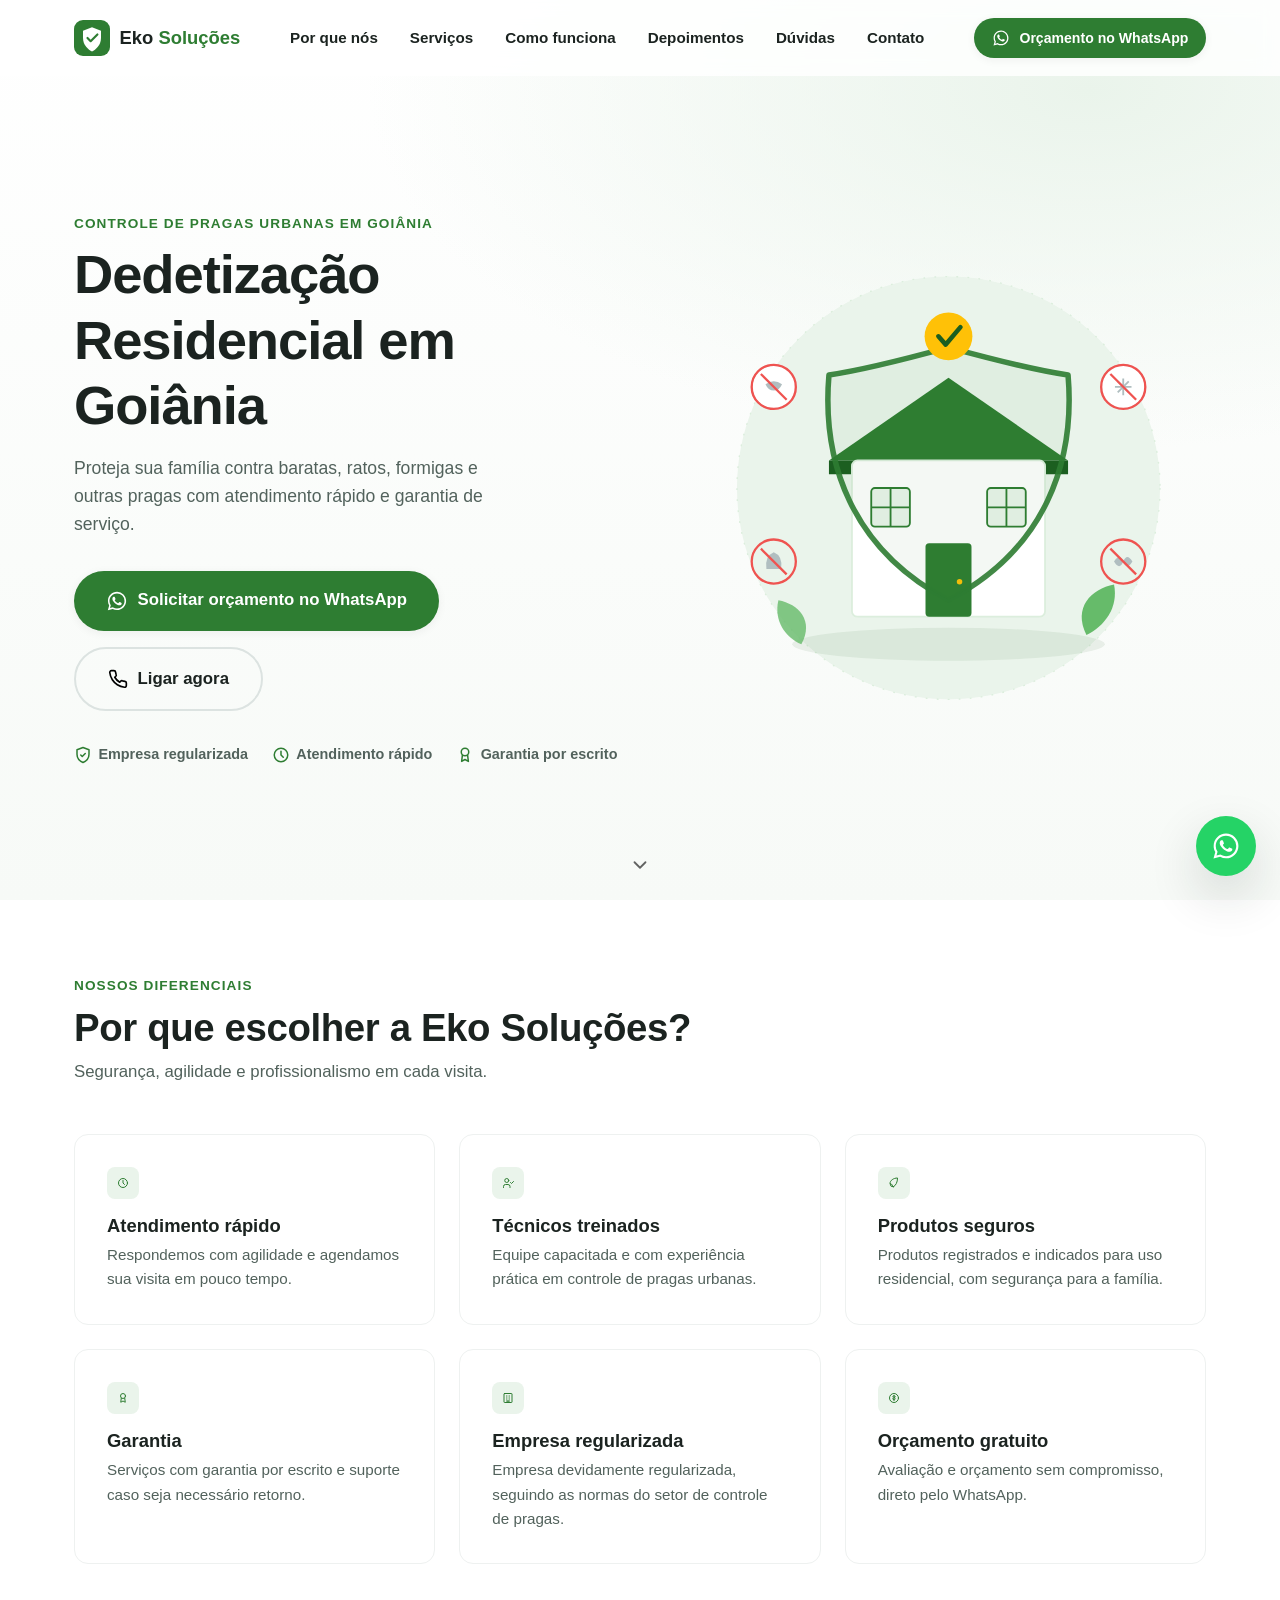
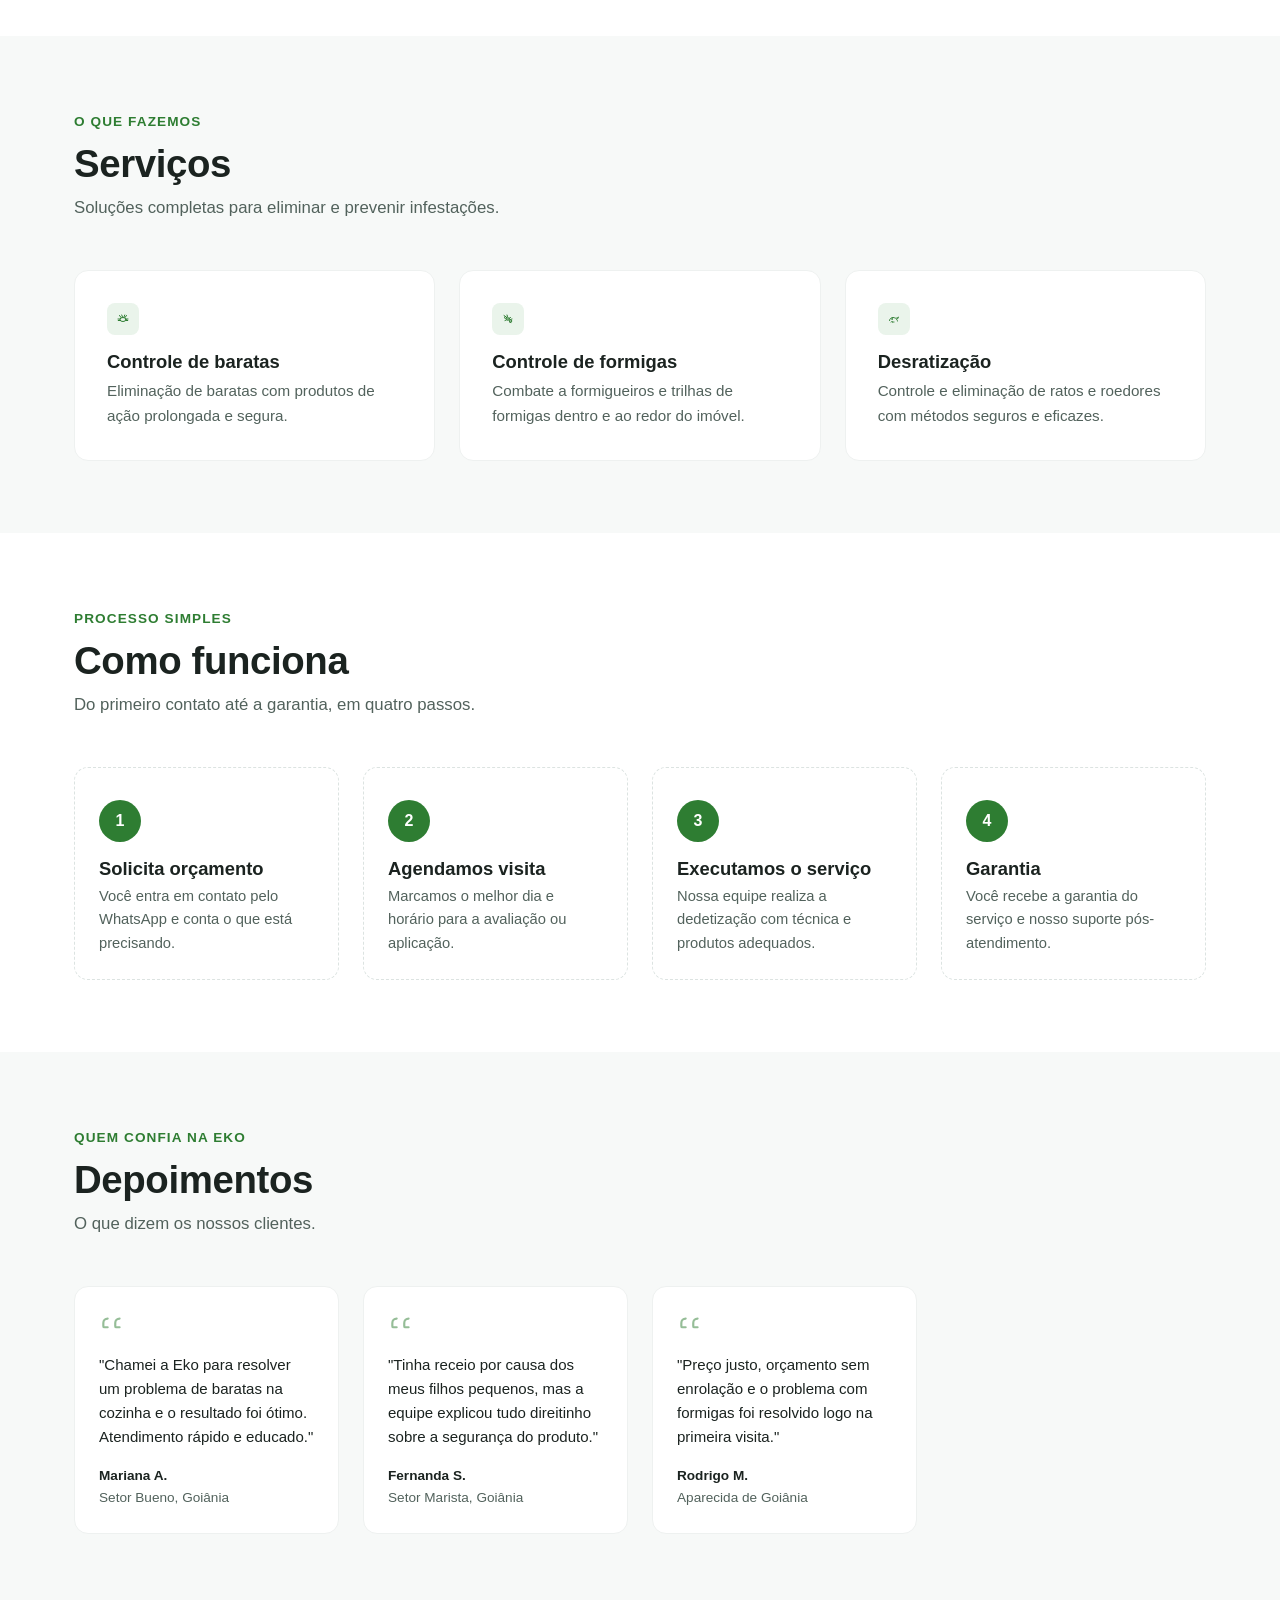
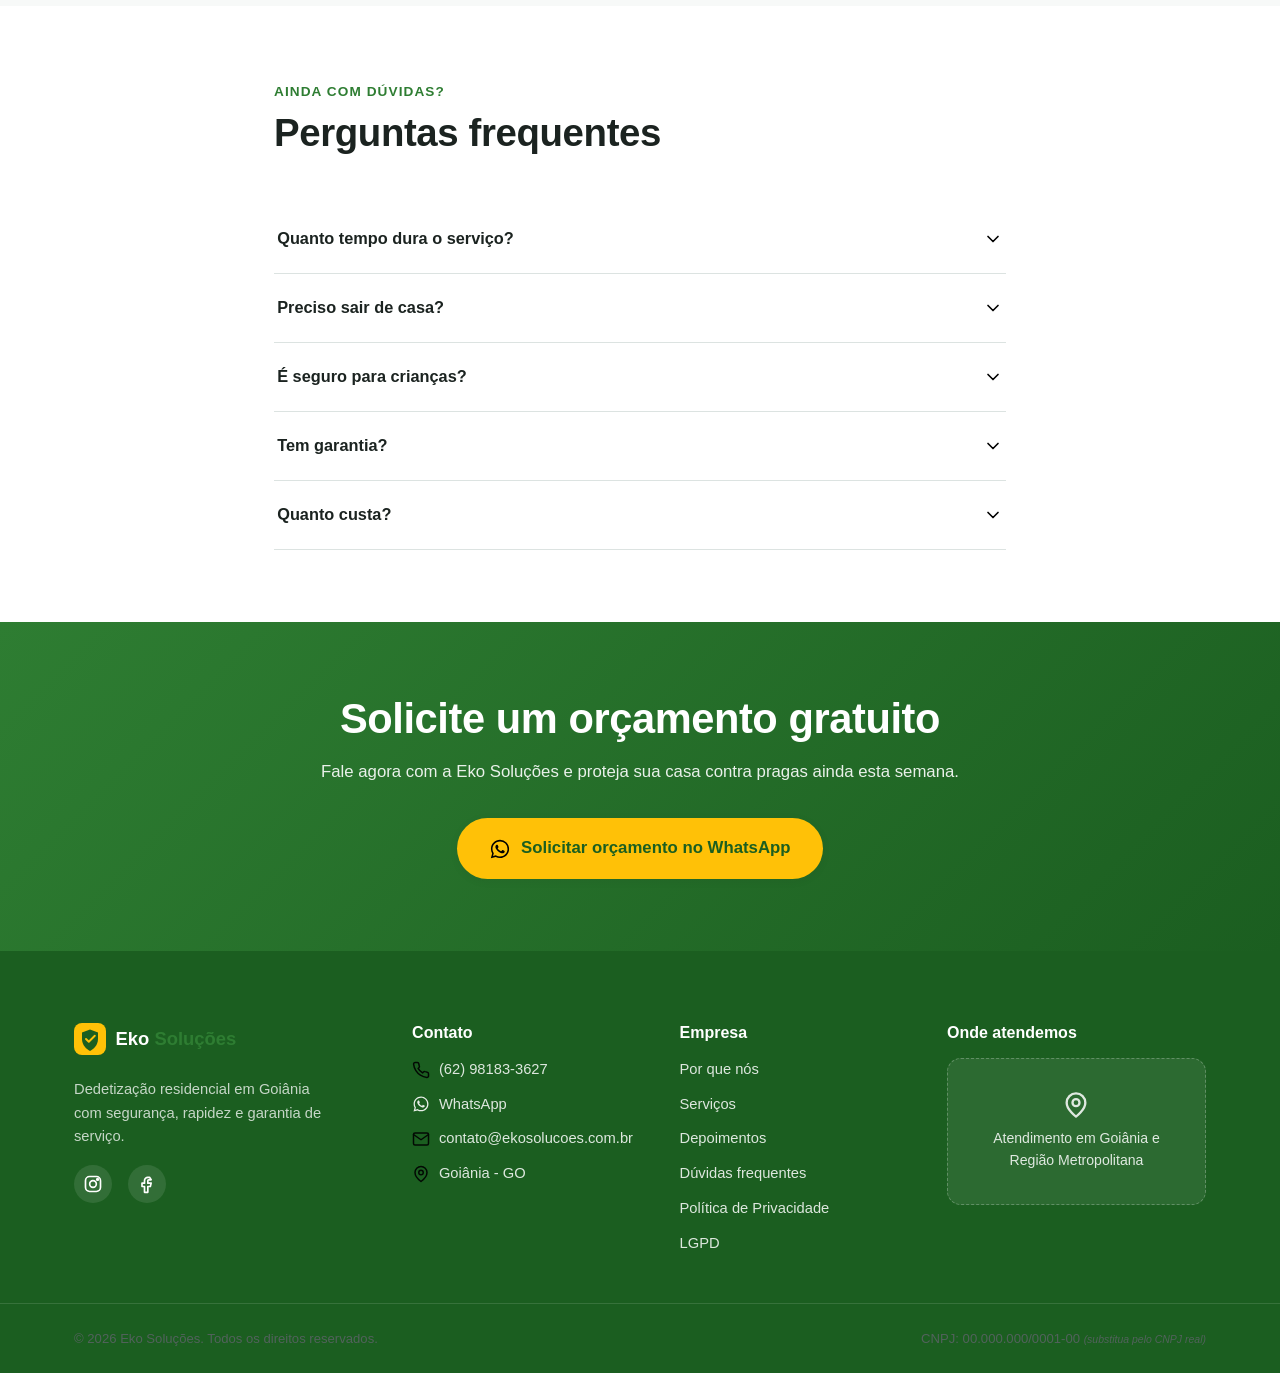
<file: index.html>
<!DOCTYPE html>
<html lang="pt-BR">
<head>
  <!-- ============================================================
       CONFIGURAÇÃO BÁSICA DO DOCUMENTO
  ============================================================= -->
  <meta charset="UTF-8">
  <meta name="viewport" content="width=device-width, initial-scale=1, viewport-fit=cover">

  <!-- ============================================================
       SEO — TÍTULO, DESCRIÇÃO E PALAVRAS-CHAVE
       Edite estes valores caso mude o foco geográfico ou de serviço.
  ============================================================= -->
  <title>Dedetização Residencial em Goiânia | Eko Soluções</title>
  <meta name="description" content="Dedetização residencial em Goiânia com atendimento rápido e garantia de serviço. Eliminamos baratas, cupins, ratos, formigas e escorpiões. Orçamento gratuito pelo WhatsApp.">
  <meta name="keywords" content="dedetização goiânia, dedetizadora goiânia, controle de pragas, descupinização, desratização, controle de formigas, controle de baratas, controle de escorpiões, dedetização residencial">
  <meta name="author" content="Eko Soluções">
  <meta name="robots" content="index, follow">
  <link rel="canonical" href="https://ekosolucoes.com.br/">

  <!-- ============================================================
       OPEN GRAPH (compartilhamento no Facebook, WhatsApp, LinkedIn)
  ============================================================= -->
  <meta property="og:type" content="website">
  <meta property="og:site_name" content="Eko Soluções">
  <meta property="og:locale" content="pt_BR">
  <meta property="og:title" content="Dedetização Residencial em Goiânia | Eko Soluções">
  <meta property="og:description" content="Proteja sua família contra baratas, ratos, formigas e outras pragas com atendimento rápido e garantia de serviço.">
  <meta property="og:url" content="https://ekosolucoes.com.br/">
  <meta property="og:image" content="https://ekosolucoes.com.br/images/og-image.png">
  <meta property="og:image:width" content="1200">
  <meta property="og:image:height" content="630">
  <meta property="og:image:alt" content="Eko Soluções — Dedetização residencial em Goiânia">

  <!-- ============================================================
       TWITTER CARDS
  ============================================================= -->
  <meta name="twitter:card" content="summary_large_image">
  <meta name="twitter:title" content="Dedetização Residencial em Goiânia | Eko Soluções">
  <meta name="twitter:description" content="Proteja sua família contra baratas, ratos, formigas e outras pragas com atendimento rápido e garantia de serviço.">
  <meta name="twitter:image" content="https://ekosolucoes.com.br/images/twitter-card.png">

  <!-- ============================================================
       FAVICON / ÍCONES DE APP
  ============================================================= -->
  <link rel="icon" href="/favicon.ico" sizes="any">
  <link rel="icon" type="image/png" sizes="32x32" href="images/favicon-32.png">
  <link rel="icon" type="image/png" sizes="16x16" href="images/favicon-16.png">
  <link rel="icon" type="image/png" sizes="192x192" href="images/favicon-192.png">
  <link rel="apple-touch-icon" sizes="180x180" href="images/apple-touch-icon.png">
  <link rel="manifest" href="manifest.json">
  <meta name="theme-color" content="#2E7D32">

  <!-- ============================================================
       CSS — arquivo único, carregado no head (pequeno e otimizado,
       não bloqueia a renderização de forma perceptível pois é leve
       e não possui @import nem fontes externas).
  ============================================================= -->
  <link rel="stylesheet" href="style.css">

  <!-- ============================================================
       DADOS ESTRUTURADOS (SCHEMA.ORG) — LocalBusiness
       Atualize telefone, endereço e redes sociais com os dados reais
       da empresa antes de publicar em produção.
  ============================================================= -->
  <script type="application/ld+json">
  {
    "@context": "https://schema.org",
    "@type": "LocalBusiness",
    "@id": "https://ekosolucoes.com.br/#organization",
    "name": "Eko Soluções",
    "image": "https://ekosolucoes.com.br/images/og-image.png",
    "url": "https://ekosolucoes.com.br/",
    "telephone": "+5562981833627",
    "priceRange": "$$",
    "description": "Empresa de dedetização residencial em Goiânia. Controle de baratas, ratos, formigas e escorpiões com técnicos treinados, produtos seguros e garantia de serviço.",
    "address": {
      "@type": "PostalAddress",
      "addressLocality": "Goiânia",
      "addressRegion": "GO",
      "addressCountry": "BR"
    },
    "geo": {
      "@type": "GeoCoordinates",
      "latitude": -16.6869,
      "longitude": -49.2648
    },
    "areaServed": {
      "@type": "City",
      "name": "Goiânia"
    },
    "openingHoursSpecification": [
      {
        "@type": "OpeningHoursSpecification",
        "dayOfWeek": ["Monday","Tuesday","Wednesday","Thursday","Friday"],
        "opens": "08:00",
        "closes": "18:00"
      },
      {
        "@type": "OpeningHoursSpecification",
        "dayOfWeek": ["Saturday"],
        "opens": "08:00",
        "closes": "13:00"
      }
    ],
    "sameAs": [
      "https://www.instagram.com/ekosolucoes",
      "https://www.facebook.com/ekosolucoes"
    ]
  }
  </script>

  <!-- FAQPage schema — reforça a seção de Perguntas Frequentes nos resultados de busca -->
  <script type="application/ld+json">
  {
    "@context": "https://schema.org",
    "@type": "FAQPage",
    "mainEntity": [
      {
        "@type": "Question",
        "name": "Quanto tempo dura o serviço de dedetização?",
        "acceptedAnswer": { "@type": "Answer", "text": "Em geral, uma dedetização residencial completa dura entre 40 minutos e 2 horas, dependendo do tamanho do imóvel e do tipo de praga tratada." }
      },
      {
        "@type": "Question",
        "name": "Preciso sair de casa durante a aplicação?",
        "acceptedAnswer": { "@type": "Answer", "text": "Recomendamos deixar o ambiente ventilando por algumas horas após a aplicação. Nossa equipe orienta o tempo exato conforme o produto utilizado em cada caso." }
      },
      {
        "@type": "Question",
        "name": "É seguro para crianças e animais de estimação?",
        "acceptedAnswer": { "@type": "Answer", "text": "Sim. Utilizamos produtos registrados e aprovados para uso residencial, seguindo todas as normas de segurança. Orientamos o tempo de reentrada de crianças e pets no ambiente." }
      },
      {
        "@type": "Question",
        "name": "O serviço tem garantia?",
        "acceptedAnswer": { "@type": "Answer", "text": "Sim, todos os nossos serviços possuem garantia por escrito, com prazo que varia de acordo com o tipo de praga e serviço contratado." }
      },
      {
        "@type": "Question",
        "name": "Quanto custa a dedetização?",
        "acceptedAnswer": { "@type": "Answer", "text": "O valor varia conforme o tamanho do imóvel, o tipo de praga e a complexidade do serviço. Fazemos uma avaliação gratuita e enviamos um orçamento sem compromisso." }
      }
    ]
  }
  </script>
</head>

<body>

  <!-- ============================================================
       ACESSIBILIDADE: link para pular direto ao conteúdo principal,
       útil para quem navega via teclado ou leitor de tela.
  ============================================================= -->
  <a class="skip-link" href="#conteudo-principal">Pular para o conteúdo principal</a>

  <!-- ============================================================
       CABEÇALHO FIXO
  ============================================================= -->
  <header class="header" id="header">
    <div class="container header__inner">
      <a href="#topo" class="logo" aria-label="Eko Soluções — página inicial">
        <svg class="logo__mark" viewBox="0 0 40 40" width="36" height="36" aria-hidden="true">
          <rect width="40" height="40" rx="10" fill="#2E7D32"/>
          <path d="M20 8 30 12v8c0 8-6 13-10 15-4-2-10-7-10-15v-8l10-4Z" fill="#FFFFFF"/>
          <path d="m15 20 3.5 3.5L26 16" fill="none" stroke="#2E7D32" stroke-width="2.4" stroke-linecap="round" stroke-linejoin="round"/>
        </svg>
        <span class="logo__text">Eko <strong>Soluções</strong></span>
      </a>

      <!-- Navegação principal (desktop) -->
      <nav class="nav" id="mainNav" aria-label="Navegação principal">
        <ul class="nav__list">
          <li><a href="#por-que-nos">Por que nós</a></li>
          <li><a href="#servicos">Serviços</a></li>
          <li><a href="#como-funciona">Como funciona</a></li>
          <li><a href="#depoimentos">Depoimentos</a></li>
          <li><a href="#faq">Dúvidas</a></li>
          <li><a href="#contato">Contato</a></li>
        </ul>
      </nav>

      <div class="header__actions">
        <a href="#" class="btn btn--primary btn--sm js-whatsapp-link" data-wa-message="Olá! Vim pelo site e gostaria de solicitar um orçamento.">
          <img src="icons/whatsapp.svg" alt="" width="18" height="18" loading="lazy">
          <span>Orçamento no WhatsApp</span>
        </a>

        <!-- Botão do menu mobile (hambúrguer) -->
        <button class="menu-toggle" id="menuToggle" aria-expanded="false" aria-controls="mobileMenu" aria-label="Abrir menu de navegação">
          <img src="icons/menu.svg" alt="" width="26" height="26" class="menu-toggle__icon-open">
        </button>
      </div>
    </div>

    <!-- Menu mobile (painel deslizante) -->
    <div class="mobile-menu" id="mobileMenu" aria-hidden="true">
      <ul class="mobile-menu__list">
        <li><a href="#por-que-nos">Por que nós</a></li>
        <li><a href="#servicos">Serviços</a></li>
        <li><a href="#como-funciona">Como funciona</a></li>
        <li><a href="#depoimentos">Depoimentos</a></li>
        <li><a href="#faq">Dúvidas frequentes</a></li>
        <li><a href="#contato">Contato</a></li>
      </ul>
      <a href="#" class="btn btn--primary btn--block js-whatsapp-link" data-wa-message="Olá! Vim pelo site e gostaria de solicitar um orçamento.">
        <img src="icons/whatsapp.svg" alt="" width="18" height="18" loading="lazy">
        <span>Falar no WhatsApp</span>
      </a>
    </div>
  </header>

  <main id="conteudo-principal">

    <!-- ============================================================
         HERO — ocupa a tela inteira (100dvh)
    ============================================================= -->
    <section class="hero" id="topo">
      <div class="hero__bg" aria-hidden="true"></div>
      <div class="container hero__inner">
        <div class="hero__content">
          <p class="eyebrow">Controle de pragas urbanas em Goiânia</p>
          <h1 class="hero__title">Dedetização Residencial em Goiânia</h1>
          <p class="hero__subtitle">
            Proteja sua família contra baratas, ratos, formigas e outras pragas
            com atendimento rápido e garantia de serviço.
          </p>

          <div class="hero__actions">
            <a href="#" class="btn btn--primary btn--lg js-whatsapp-link" data-wa-message="Olá! Gostaria de solicitar um orçamento de dedetização.">
              <img src="icons/whatsapp.svg" alt="" width="22" height="22">
              <span>Solicitar orçamento no WhatsApp</span>
            </a>
            <a href="#" class="btn btn--outline btn--lg js-phone-link">
              <img src="icons/phone.svg" alt="" width="20" height="20">
              <span>Ligar agora</span>
            </a>
          </div>

          <ul class="hero__trust" aria-label="Diferenciais rápidos">
            <li><img src="icons/shield-check.svg" alt="" width="18" height="18">Empresa regularizada</li>
            <li><img src="icons/clock-fast.svg" alt="" width="18" height="18">Atendimento rápido</li>
            <li><img src="icons/certificate.svg" alt="" width="18" height="18">Garantia por escrito</li>
          </ul>
        </div>

        <div class="hero__media">
          <!-- Imagem acima da dobra: carregada sem lazy loading e com alta prioridade,
               pois impacta diretamente o LCP (Largest Contentful Paint). -->
          <img
            src="images/hero-illustration.svg"
            alt="Ilustração de uma casa protegida por um escudo verde, simbolizando a proteção contra pragas oferecida pela Eko Soluções"
            width="560" height="520"
            fetchpriority="high"
            decoding="async">
        </div>
      </div>

      <a href="#por-que-nos" class="hero__scroll-cue" aria-label="Rolar para a próxima seção">
        <img src="icons/chevron-down.svg" alt="" width="22" height="22">
      </a>
    </section>

    <!-- ============================================================
         POR QUE ESCOLHER A EKO SOLUÇÕES
    ============================================================= -->
    <section class="section" id="por-que-nos">
      <div class="container">
        <header class="section__head reveal">
          <p class="eyebrow">Nossos diferenciais</p>
          <h2>Por que escolher a Eko Soluções?</h2>
          <p class="section__lead">Segurança, agilidade e profissionalismo em cada visita.</p>
        </header>

        <div class="grid grid--3">
          <div class="card reveal">
            <img src="icons/clock-fast.svg" alt="" width="32" height="32" class="card__icon">
            <h3>Atendimento rápido</h3>
            <p>Respondemos com agilidade e agendamos sua visita em pouco tempo.</p>
          </div>
          <div class="card reveal">
            <img src="icons/user-check.svg" alt="" width="32" height="32" class="card__icon">
            <h3>Técnicos treinados</h3>
            <p>Equipe capacitada e com experiência prática em controle de pragas urbanas.</p>
          </div>
          <div class="card reveal">
            <img src="icons/leaf.svg" alt="" width="32" height="32" class="card__icon">
            <h3>Produtos seguros</h3>
            <p>Produtos registrados e indicados para uso residencial, com segurança para a família.</p>
          </div>
          <div class="card reveal">
            <img src="icons/certificate.svg" alt="" width="32" height="32" class="card__icon">
            <h3>Garantia</h3>
            <p>Serviços com garantia por escrito e suporte caso seja necessário retorno.</p>
          </div>
          <div class="card reveal">
            <img src="icons/building.svg" alt="" width="32" height="32" class="card__icon">
            <h3>Empresa regularizada</h3>
            <p>Empresa devidamente regularizada, seguindo as normas do setor de controle de pragas.</p>
          </div>
          <div class="card reveal">
            <img src="icons/coin.svg" alt="" width="32" height="32" class="card__icon">
            <h3>Orçamento gratuito</h3>
            <p>Avaliação e orçamento sem compromisso, direto pelo WhatsApp.</p>
          </div>
        </div>
      </div>
    </section>

    <!-- ============================================================
         SERVIÇOS
    ============================================================= -->
    <section class="section section--alt" id="servicos">
      <div class="container">
        <header class="section__head reveal">
          <p class="eyebrow">O que fazemos</p>
          <h2>Serviços</h2>
          <p class="section__lead">Soluções completas para eliminar e prevenir infestações.</p>
        </header>

        <div class="grid grid--3">
         <!-- <div class="card reveal">
            <img src="icons/house.svg" alt="" width="32" height="32" class="card__icon">
            <h3>Dedetização residencial</h3>
            <p>Tratamento completo contra insetos e pragas urbanas em casas e apartamentos.</p>
          </div>-->
          <div class="card reveal">
            <img src="icons/cockroach.svg" alt="" width="32" height="32" class="card__icon">
            <h3>Controle de baratas</h3>
            <p>Eliminação de baratas com produtos de ação prolongada e segura.</p>
          </div>
        <!--  <div class="card reveal">
            <img src="icons/termite.svg" alt="" width="32" height="32" class="card__icon">
            <h3>Descupinização</h3>
            <p>Eliminação de cupins e proteção de estruturas de madeira contra novas infestações.</p>
          </div>-->
          <div class="card reveal">
            <img src="icons/ant.svg" alt="" width="32" height="32" class="card__icon">
            <h3>Controle de formigas</h3>
            <p>Combate a formigueiros e trilhas de formigas dentro e ao redor do imóvel.</p>
          </div>
          <div class="card reveal">
            <img src="icons/rat.svg" alt="" width="32" height="32" class="card__icon">
            <h3>Desratização</h3>
            <p>Controle e eliminação de ratos e roedores com métodos seguros e eficazes.</p>
          </div>
          
          <!--<div class="card reveal">
            <img src="icons/scorpion.svg" alt="" width="32" height="32" class="card__icon">
            <h3>Controle de escorpiões</h3>
            <p>Identificação de pontos de entrada e tratamento para afastar escorpiões do imóvel.</p>
          </div>-->
        </div>
      </div>
    </section>

    <!-- ============================================================
         COMO FUNCIONA
    ============================================================= -->
    <section class="section" id="como-funciona">
      <div class="container">
        <header class="section__head reveal">
          <p class="eyebrow">Processo simples</p>
          <h2>Como funciona</h2>
          <p class="section__lead">Do primeiro contato até a garantia, em quatro passos.</p>
        </header>

        <ol class="steps">
          <li class="steps__item reveal">
            <span class="steps__number">1</span>
            <h3>Solicita orçamento</h3>
            <p>Você entra em contato pelo WhatsApp e conta o que está precisando.</p>
          </li>
          <li class="steps__item reveal">
            <span class="steps__number">2</span>
            <h3>Agendamos visita</h3>
            <p>Marcamos o melhor dia e horário para a avaliação ou aplicação.</p>
          </li>
          <li class="steps__item reveal">
            <span class="steps__number">3</span>
            <h3>Executamos o serviço</h3>
            <p>Nossa equipe realiza a dedetização com técnica e produtos adequados.</p>
          </li>
          <li class="steps__item reveal">
            <span class="steps__number">4</span>
            <h3>Garantia</h3>
            <p>Você recebe a garantia do serviço e nosso suporte pós-atendimento.</p>
          </li>
        </ol>
      </div>
    </section>

    <!-- ============================================================
         DEPOIMENTOS
    ============================================================= -->
    <section class="section section--alt" id="depoimentos">
      <div class="container">
        <header class="section__head reveal">
          <p class="eyebrow">Quem confia na Eko</p>
          <h2>Depoimentos</h2>
          <p class="section__lead">O que dizem os nossos clientes.</p>
        </header>

        <!--
          ATENÇÃO — DEPOIMENTOS FICTÍCIOS:
          Os quatro depoimentos abaixo são apenas EXEMPLOS para fins de layout.
          Substitua pelos depoimentos reais dos seus clientes antes de publicar,
          preferencialmente com autorização por escrito para uso do nome/foto.
        -->
        <div class="grid grid--4">
          <blockquote class="testimonial reveal">
            <img src="icons/quote.svg" alt="" width="26" height="26" class="testimonial__icon">
            <p>"Chamei a Eko para resolver um problema de baratas na cozinha e o resultado foi ótimo. Atendimento rápido e educado."</p>
            <footer>
              <span class="testimonial__name">Mariana A. <span class="ficticio"></span></span>
              <span class="testimonial__place">Setor Bueno, Goiânia</span>
            </footer>
          </blockquote>
          <!--<blockquote class="testimonial reveal">
            <img src="icons/quote.svg" alt="" width="26" height="26" class="testimonial__icon">
            <p>"Fizeram a descupinização da minha casa e até hoje não voltou a aparecer nenhum cupim. Recomendo o serviço."</p>
            <footer>
              <span class="testimonial__name">Carlos R. <span class="ficticio"></span></span>
              <span class="testimonial__place">Jardim América, Goiânia</span>
            </footer>
          </blockquote>-->
          <blockquote class="testimonial reveal">
            <img src="icons/quote.svg" alt="" width="26" height="26" class="testimonial__icon">
            <p>"Tinha receio por causa dos meus filhos pequenos, mas a equipe explicou tudo direitinho sobre a segurança do produto."</p>
            <footer>
              <span class="testimonial__name">Fernanda S. <span class="ficticio"></span></span>
              <span class="testimonial__place">Setor Marista, Goiânia</span>
            </footer>
          </blockquote>
          <blockquote class="testimonial reveal">
            <img src="icons/quote.svg" alt="" width="26" height="26" class="testimonial__icon">
            <p>"Preço justo, orçamento sem enrolação e o problema com formigas foi resolvido logo na primeira visita."</p>
            <footer>
              <span class="testimonial__name">Rodrigo M. <span class="ficticio"></span></span>
              <span class="testimonial__place">Aparecida de Goiânia</span>
            </footer>
          </blockquote>
        </div>
      </div>
    </section>

    <!-- ============================================================
         FAQ (ACCORDION)
    ============================================================= -->
    <section class="section" id="faq">
      <div class="container container--narrow">
        <header class="section__head reveal">
          <p class="eyebrow">Ainda com dúvidas?</p>
          <h2>Perguntas frequentes</h2>
        </header>

        <div class="accordion reveal">
          <div class="accordion__item">
            <h3 class="accordion__heading">
              <button class="accordion__trigger" aria-expanded="false" aria-controls="faq-1" id="faq-1-btn">
                Quanto tempo dura o serviço?
                <img src="icons/chevron-down.svg" alt="" width="20" height="20" class="accordion__chevron">
              </button>
            </h3>
            <div class="accordion__panel" id="faq-1" role="region" aria-labelledby="faq-1-btn">
              <p>Em geral, uma dedetização residencial completa dura entre 40 minutos e 2 horas, dependendo do tamanho do imóvel e do tipo de praga tratada.</p>
            </div>
          </div>

          <div class="accordion__item">
            <h3 class="accordion__heading">
              <button class="accordion__trigger" aria-expanded="false" aria-controls="faq-2" id="faq-2-btn">
                Preciso sair de casa?
                <img src="icons/chevron-down.svg" alt="" width="20" height="20" class="accordion__chevron">
              </button>
            </h3>
            <div class="accordion__panel" id="faq-2" role="region" aria-labelledby="faq-2-btn">
              <p>Recomendamos deixar o ambiente ventilando por algumas horas após a aplicação. Nossa equipe orienta o tempo exato conforme o produto utilizado em cada caso.</p>
            </div>
          </div>

          <div class="accordion__item">
            <h3 class="accordion__heading">
              <button class="accordion__trigger" aria-expanded="false" aria-controls="faq-3" id="faq-3-btn">
                É seguro para crianças?
                <img src="icons/chevron-down.svg" alt="" width="20" height="20" class="accordion__chevron">
              </button>
            </h3>
            <div class="accordion__panel" id="faq-3" role="region" aria-labelledby="faq-3-btn">
              <p>Sim. Utilizamos produtos registrados e aprovados para uso residencial, seguindo todas as normas de segurança. Orientamos o tempo de reentrada de crianças e pets no ambiente.</p>
            </div>
          </div>

          <div class="accordion__item">
            <h3 class="accordion__heading">
              <button class="accordion__trigger" aria-expanded="false" aria-controls="faq-4" id="faq-4-btn">
                Tem garantia?
                <img src="icons/chevron-down.svg" alt="" width="20" height="20" class="accordion__chevron">
              </button>
            </h3>
            <div class="accordion__panel" id="faq-4" role="region" aria-labelledby="faq-4-btn">
              <p>Sim, todos os nossos serviços possuem garantia por escrito, com prazo que varia de acordo com o tipo de praga e serviço contratado.</p>
            </div>
          </div>

          <div class="accordion__item">
            <h3 class="accordion__heading">
              <button class="accordion__trigger" aria-expanded="false" aria-controls="faq-5" id="faq-5-btn">
                Quanto custa?
                <img src="icons/chevron-down.svg" alt="" width="20" height="20" class="accordion__chevron">
              </button>
            </h3>
            <div class="accordion__panel" id="faq-5" role="region" aria-labelledby="faq-5-btn">
              <p>O valor varia conforme o tamanho do imóvel, o tipo de praga e a complexidade do serviço. Fazemos uma avaliação gratuita e enviamos um orçamento sem compromisso.</p>
            </div>
          </div>
        </div>
      </div>
    </section>

    <!-- ============================================================
         CTA FINAL
    ============================================================= -->
    <section class="cta-final">
      <div class="container cta-final__inner reveal">
        <h2>Solicite um orçamento gratuito</h2>
        <p>Fale agora com a Eko Soluções e proteja sua casa contra pragas ainda esta semana.</p>
        <a href="#" class="btn btn--yellow btn--lg js-whatsapp-link" data-wa-message="Olá! Quero solicitar um orçamento gratuito de dedetização.">
          <img src="icons/whatsapp.svg" alt="" width="22" height="22" class="whatsapp-icon-dark">
          <span>Solicitar orçamento no WhatsApp</span>
        </a>
      </div>
    </section>

  </main>

  <!-- ============================================================
       RODAPÉ
  ============================================================= -->
  <footer class="footer" id="contato">
    <div class="container footer__grid">
      <div class="footer__col">
        <a href="#topo" class="logo logo--footer" aria-label="Eko Soluções — página inicial">
          <svg class="logo__mark" viewBox="0 0 40 40" width="32" height="32" aria-hidden="true">
            <rect width="40" height="40" rx="10" fill="#FFC107"/>
            <path d="M20 8 30 12v8c0 8-6 13-10 15-4-2-10-7-10-15v-8l10-4Z" fill="#1B5E20"/>
            <path d="m15 20 3.5 3.5L26 16" fill="none" stroke="#FFC107" stroke-width="2.4" stroke-linecap="round" stroke-linejoin="round"/>
          </svg>
          <span class="logo__text logo__text--footer">Eko <strong>Soluções</strong></span>
        </a>
        <p class="footer__desc">Dedetização residencial em Goiânia com segurança, rapidez e garantia de serviço.</p>

        <div class="footer__social">
          <a href="https://www.instagram.com/ekosolucoes" target="_blank" rel="noopener noreferrer" aria-label="Eko Soluções no Instagram">
            <img src="icons/instagram.svg" alt="" width="20" height="20" loading="lazy">
          </a>
          <a href="https://www.facebook.com/ekosolucoes" target="_blank" rel="noopener noreferrer" aria-label="Eko Soluções no Facebook">
            <img src="icons/facebook.svg" alt="" width="20" height="20" loading="lazy">
          </a>
        </div>
      </div>

      <div class="footer__col">
        <h3 class="footer__title">Contato</h3>
        <ul class="footer__list">
          <li>
            <img src="icons/phone.svg" alt="" width="18" height="18" loading="lazy">
            <a href="#" class="js-phone-link">(62) 98183-3627</a>
          </li>
          <li>
            <img src="icons/whatsapp.svg" alt="" width="18" height="18" loading="lazy" class="icon-footer-wa">
            <a href="#" class="js-whatsapp-link" data-wa-message="Olá! Encontrei a Eko Soluções pelo site e gostaria de mais informações.">WhatsApp</a>
          </li>
          <li>
            <img src="icons/mail.svg" alt="" width="18" height="18" loading="lazy">
            <a href="mailto:contato@ekosolucoes.com.br">contato@ekosolucoes.com.br</a>
          </li>
          <li>
            <img src="icons/map-pin.svg" alt="" width="18" height="18" loading="lazy">
            <span>Goiânia - GO</span>
          </li>
        </ul>
      </div>

      <div class="footer__col">
        <h3 class="footer__title">Empresa</h3>
        <ul class="footer__list footer__list--links">
          <li><a href="#por-que-nos">Por que nós</a></li>
          <li><a href="#servicos">Serviços</a></li>
          <li><a href="#depoimentos">Depoimentos</a></li>
          <li><a href="#faq">Dúvidas frequentes</a></li>
          <li><a href="politica-de-privacidade.html">Política de Privacidade</a></li>
          <li><a href="politica-de-privacidade.html#lgpd">LGPD</a></li>
        </ul>
      </div>

      <div class="footer__col footer__col--map">
        <h3 class="footer__title">Onde atendemos</h3>
        <!--
          PLACEHOLDER DE MAPA:
          Substitua este bloco por um <iframe> real do Google Maps quando
          publicar em produção. Exemplo:
          <iframe src="https://www.google.com/maps/embed?pb=..." width="100%" height="220"
            style="border:0" loading="lazy" referrerpolicy="no-referrer-when-downgrade"
            title="Mapa de atendimento em Goiânia"></iframe>
          Mantivemos um placeholder estático para não depender de serviços
          externos e preservar a nota de performance.
        -->
        <div class="map-placeholder" role="img" aria-label="Mapa ilustrativo indicando a região de atendimento em Goiânia e Grande Goiânia">
          <img src="icons/map-pin.svg" alt="" width="28" height="28" loading="lazy">
          <span>Atendimento em Goiânia e Região Metropolitana</span>
        </div>
      </div>
    </div>

    <div class="footer__bottom">
      <div class="container footer__bottom-inner">
        <p>&copy; <span id="anoAtual">2026</span> Eko Soluções. Todos os direitos reservados.</p>
        <p class="footer__cnpj">CNPJ: 00.000.000/0001-00 <span class="ficticio">(substitua pelo CNPJ real)</span></p>
      </div>
    </div>
  </footer>

  <!-- ============================================================
       BOTÃO FLUTUANTE DO WHATSAPP
  ============================================================= -->
  <a href="#" class="whatsapp-float js-whatsapp-link" data-wa-message="Olá! Vim pelo site da Eko Soluções e gostaria de solicitar um orçamento." aria-label="Solicitar orçamento pelo WhatsApp">
    <img src="icons/whatsapp.svg" alt="" width="30" height="30">
  </a>

  <!-- ============================================================
       BOTÃO VOLTAR AO TOPO
  ============================================================= -->
  <button class="back-to-top" id="backToTop" aria-label="Voltar ao topo da página">
    <img src="icons/arrow-up.svg" alt="" width="22" height="22">
  </button>

  <!-- ============================================================
       JAVASCRIPT — carregado no final do body com "defer" para não
       bloquear a renderização da página.
  ============================================================= -->
  <script src="script.js" defer></script>
</body>
</html>
</file>
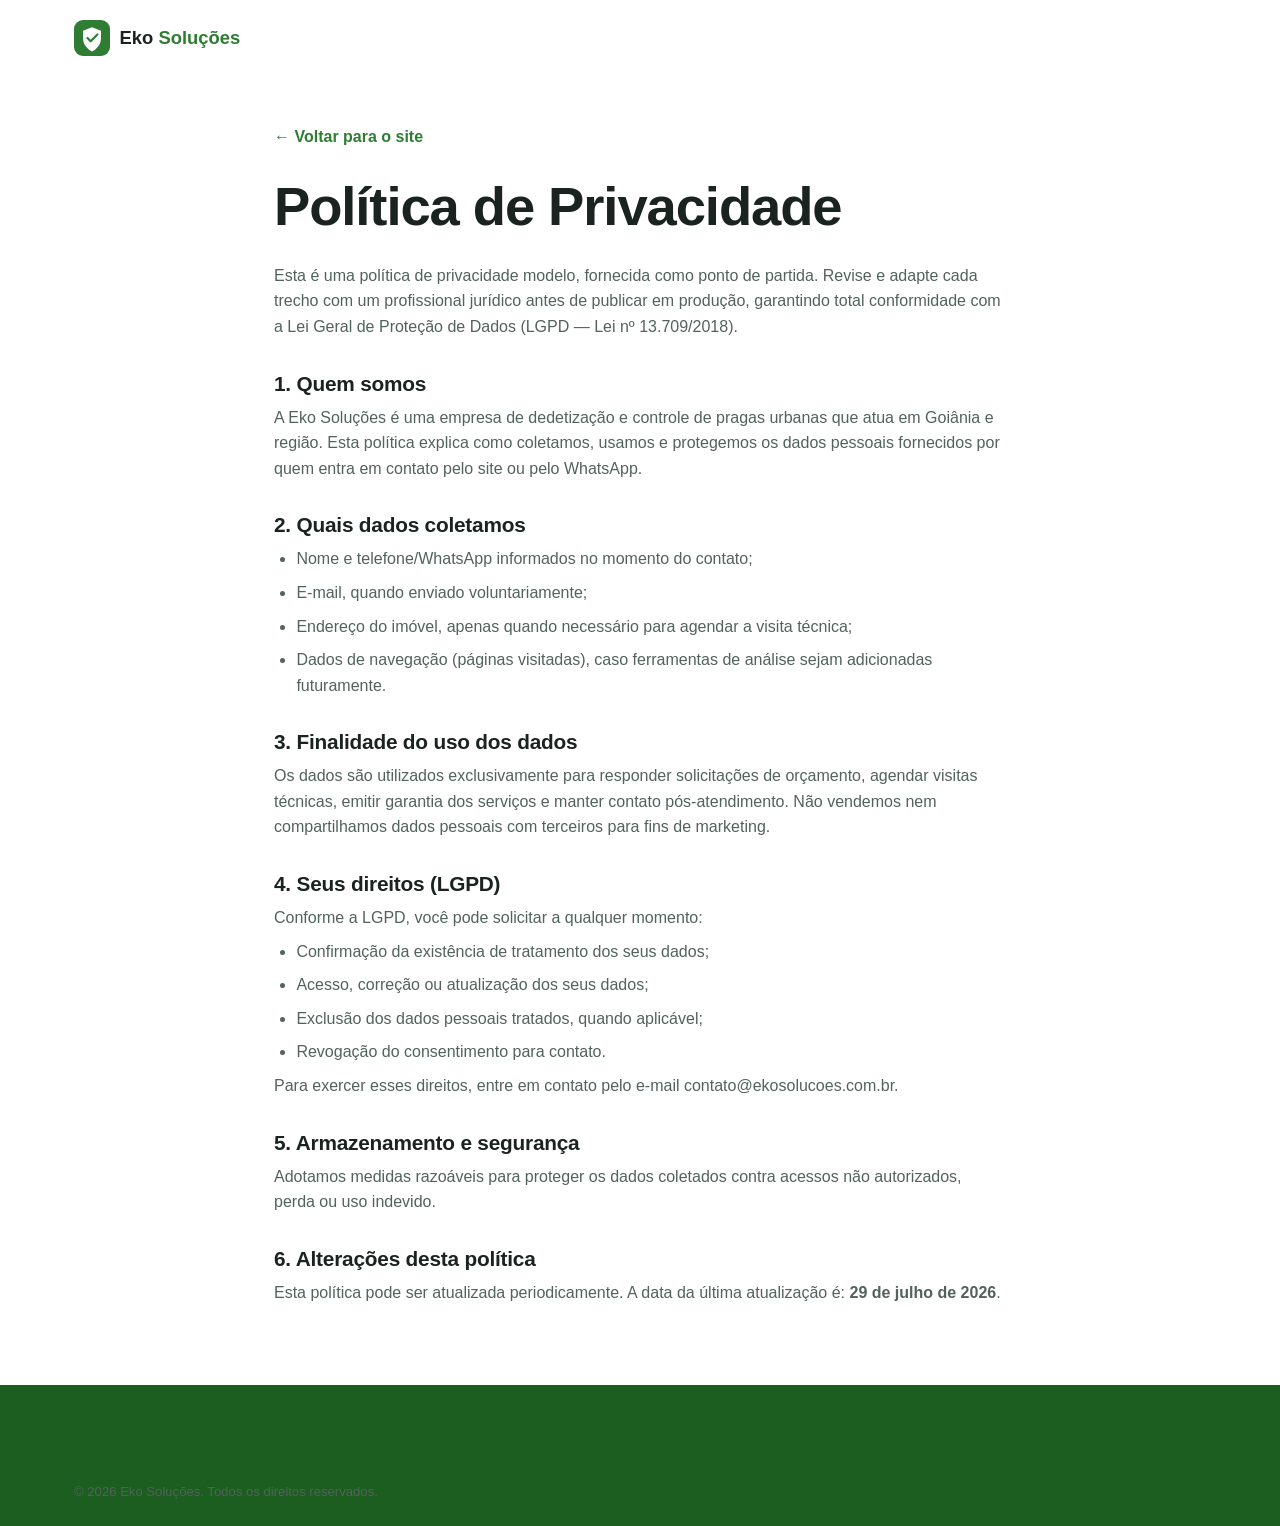
<file: politica-de-privacidade.html>
<!DOCTYPE html>
<html lang="pt-BR">
<head>
  <meta charset="UTF-8">
  <meta name="viewport" content="width=device-width, initial-scale=1">
  <title>Política de Privacidade e LGPD | Eko Soluções</title>
  <meta name="description" content="Política de Privacidade e informações sobre a Lei Geral de Proteção de Dados (LGPD) da Eko Soluções.">
  <meta name="robots" content="index, follow">
  <link rel="canonical" href="https://ekosolucoes.com.br/politica-de-privacidade.html">
  <link rel="icon" href="/favicon.ico" sizes="any">
  <meta name="theme-color" content="#2E7D32">
  <link rel="stylesheet" href="style.css">
  <style>
    /* Estilos específicos desta página, mantidos aqui por serem poucos
       e exclusivos deste conteúdo institucional. */
    .legal { padding-top: calc(var(--header-height) + var(--space-5)); padding-bottom: var(--space-6); }
    .legal h1 { margin-bottom: var(--space-3); }
    .legal h2 { font-size: 1.3rem; margin-top: var(--space-4); margin-bottom: var(--space-1); }
    .legal p, .legal li { color: var(--color-text-muted); margin-bottom: var(--space-1); }
    .legal ul { list-style: disc; padding-left: 1.4rem; }
    .legal a.back { display: inline-block; margin-bottom: var(--space-3); font-weight: 700; color: var(--color-green); }
  </style>
</head>
<body>
  <a class="skip-link" href="#conteudo-legal">Pular para o conteúdo principal</a>

  <header class="header" id="header">
    <div class="container header__inner">
      <a href="index.html" class="logo" aria-label="Eko Soluções — página inicial">
        <svg class="logo__mark" viewBox="0 0 40 40" width="36" height="36" aria-hidden="true">
          <rect width="40" height="40" rx="10" fill="#2E7D32"/>
          <path d="M20 8 30 12v8c0 8-6 13-10 15-4-2-10-7-10-15v-8l10-4Z" fill="#FFFFFF"/>
          <path d="m15 20 3.5 3.5L26 16" fill="none" stroke="#2E7D32" stroke-width="2.4" stroke-linecap="round" stroke-linejoin="round"/>
        </svg>
        <span class="logo__text">Eko <strong>Soluções</strong></span>
      </a>
    </div>
  </header>

  <main id="conteudo-legal" class="container container--narrow legal">
    <a class="back" href="index.html">&larr; Voltar para o site</a>
    <h1>Política de Privacidade</h1>
    <p>Esta é uma política de privacidade modelo, fornecida como ponto de partida. Revise e adapte cada trecho com um profissional jurídico antes de publicar em produção, garantindo total conformidade com a Lei Geral de Proteção de Dados (LGPD — Lei nº 13.709/2018).</p>

    <h2>1. Quem somos</h2>
    <p>A Eko Soluções é uma empresa de dedetização e controle de pragas urbanas que atua em Goiânia e região. Esta política explica como coletamos, usamos e protegemos os dados pessoais fornecidos por quem entra em contato pelo site ou pelo WhatsApp.</p>

    <h2>2. Quais dados coletamos</h2>
    <ul>
      <li>Nome e telefone/WhatsApp informados no momento do contato;</li>
      <li>E-mail, quando enviado voluntariamente;</li>
      <li>Endereço do imóvel, apenas quando necessário para agendar a visita técnica;</li>
      <li>Dados de navegação (páginas visitadas), caso ferramentas de análise sejam adicionadas futuramente.</li>
    </ul>

    <h2>3. Finalidade do uso dos dados</h2>
    <p>Os dados são utilizados exclusivamente para responder solicitações de orçamento, agendar visitas técnicas, emitir garantia dos serviços e manter contato pós-atendimento. Não vendemos nem compartilhamos dados pessoais com terceiros para fins de marketing.</p>

    <h2 id="lgpd">4. Seus direitos (LGPD)</h2>
    <p>Conforme a LGPD, você pode solicitar a qualquer momento:</p>
    <ul>
      <li>Confirmação da existência de tratamento dos seus dados;</li>
      <li>Acesso, correção ou atualização dos seus dados;</li>
      <li>Exclusão dos dados pessoais tratados, quando aplicável;</li>
      <li>Revogação do consentimento para contato.</li>
    </ul>
    <p>Para exercer esses direitos, entre em contato pelo e-mail <a href="mailto:contato@ekosolucoes.com.br">contato@ekosolucoes.com.br</a>.</p>

    <h2>5. Armazenamento e segurança</h2>
    <p>Adotamos medidas razoáveis para proteger os dados coletados contra acessos não autorizados, perda ou uso indevido.</p>

    <h2>6. Alterações desta política</h2>
    <p>Esta política pode ser atualizada periodicamente. A data da última atualização é: <strong>29 de julho de 2026</strong>.</p>
  </main>

  <footer class="footer">
    <div class="container footer__bottom-inner" style="padding-block: var(--space-3);">
      <p>&copy; <span id="anoAtual">2026</span> Eko Soluções. Todos os direitos reservados.</p>
    </div>
  </footer>

  <script>
    document.getElementById("anoAtual").textContent = new Date().getFullYear();
  </script>
</body>
</html>
</file>
<file: style.css>
/* ============================================================================
   EKO SOLUÇÕES — style.css
   CSS puro, sem frameworks, organizado por seções e fortemente comentado.
   Índice:
     1. Reset e variáveis (design tokens)
     2. Tipografia e elementos base
     3. Utilitários (container, grid, botões)
     4. Cabeçalho e navegação
     5. Hero
     6. Seções gerais (cards, "por que nós", serviços)
     7. Como funciona
     8. Depoimentos
     9. FAQ / Accordion
    10. CTA final
    11. Rodapé
    12. Botões flutuantes (WhatsApp / voltar ao topo)
    13. Animações (reveal on scroll)
    14. Acessibilidade e responsividade
============================================================================ */

/* ----------------------------------------------------------------------
   1. RESET E VARIÁVEIS
------------------------------------------------------------------------- */
*, *::before, *::after {
  box-sizing: border-box;
  margin: 0;
  padding: 0;
}

:root {
  /* Paleta de cores da marca */
  --color-green: #2E7D32;        /* verde principal */
  --color-green-dark: #1B5E20;   /* verde escuro (hover, rodapé) */
  --color-green-light: #66BB6A;  /* verde claro (detalhes) */
  --color-green-surface: #EAF4EB;/* fundo verde bem suave */
  --color-white: #FFFFFF;
  --color-gray-50: #F7F9F8;      /* cinza claríssimo (fundo alternado) */
  --color-gray-100: #EEF1F0;
  --color-gray-300: #DCE3E1;
  --color-text: #1B2320;         /* texto principal (quase preto, contraste AA) */
  --color-text-muted: #52625C;   /* texto secundário */
  --color-yellow: #FFC107;       /* destaque de CTA */
  --color-yellow-dark: #E6A800;

  /* Tipografia — pilha de fontes do sistema (sem requisições externas,
     essencial para performance e para não depender de CDN). */
  --font-base: -apple-system, "Segoe UI", Roboto, Helvetica, Arial, sans-serif;

  /* Espaçamentos */
  --space-1: 0.5rem;
  --space-2: 1rem;
  --space-3: 1.5rem;
  --space-4: 2rem;
  --space-5: 3rem;
  --space-6: 4.5rem;

  /* Layout */
  --container-width: 1180px;
  --radius-sm: 8px;
  --radius-md: 14px;
  --radius-lg: 22px;
  --header-height: 76px;

  /* Sombras */
  --shadow-sm: 0 2px 10px rgba(27, 35, 32, 0.06);
  --shadow-md: 0 10px 30px rgba(27, 35, 32, 0.10);
  --shadow-lg: 0 20px 50px rgba(27, 35, 32, 0.16);

  /* Transições */
  --ease: cubic-bezier(0.4, 0, 0.2, 1);
  --transition-fast: 0.2s var(--ease);
  --transition-base: 0.35s var(--ease);
}

html {
  scroll-behavior: smooth;
  -webkit-text-size-adjust: 100%;
}

body {
  font-family: var(--font-base);
  color: var(--color-text);
  background: var(--color-white);
  line-height: 1.6;
  font-size: 16px;
  overflow-x: hidden;
}

/* Respeita usuários que preferem menos movimento (acessibilidade) */
@media (prefers-reduced-motion: reduce) {
  html { scroll-behavior: auto; }
  *, *::before, *::after {
    animation-duration: 0.001ms !important;
    animation-iteration-count: 1 !important;
    transition-duration: 0.001ms !important;
    scroll-behavior: auto !important;
  }
}

img { max-width: 100%; height: auto; display: block; }
a { color: inherit; text-decoration: none; }
ul, ol { list-style: none; }
button { font-family: inherit; cursor: pointer; background: none; border: none; }
h1, h2, h3 { line-height: 1.2; font-weight: 700; }

/* Foco visível para navegação por teclado (acessibilidade) */
a:focus-visible,
button:focus-visible,
input:focus-visible {
  outline: 3px solid var(--color-green-light);
  outline-offset: 3px;
  border-radius: 4px;
}

/* Link para pular ao conteúdo principal (leitores de tela / teclado) */
.skip-link {
  position: absolute;
  left: -9999px;
  top: 0;
  background: var(--color-green);
  color: var(--color-white);
  padding: var(--space-2) var(--space-3);
  z-index: 1000;
  border-radius: 0 0 var(--radius-sm) 0;
  font-weight: 600;
}
.skip-link:focus {
  left: 0;
}

/* ----------------------------------------------------------------------
   2. TIPOGRAFIA
------------------------------------------------------------------------- */
h1, .hero__title {
  font-size: clamp(2.1rem, 4.4vw, 3.4rem);
  letter-spacing: -0.02em;
}

h2 {
  font-size: clamp(1.7rem, 3vw, 2.4rem);
  letter-spacing: -0.01em;
  color: var(--color-text);
}

h3 {
  font-size: 1.15rem;
}

p { color: var(--color-text-muted); }

.eyebrow {
  display: inline-block;
  color: var(--color-green);
  font-weight: 700;
  font-size: 0.85rem;
  text-transform: uppercase;
  letter-spacing: 0.08em;
  margin-bottom: var(--space-1);
}

.ficticio {
  font-weight: 400;
  font-size: 0.8em;
  color: var(--color-text-muted);
  font-style: italic;
}

/* ----------------------------------------------------------------------
   3. UTILITÁRIOS
------------------------------------------------------------------------- */
.container {
  width: 100%;
  max-width: var(--container-width);
  margin-inline: auto;
  padding-inline: var(--space-3);
}

.container--narrow {
  max-width: 780px;
}

.section {
  padding-block: var(--space-6);
}

.section--alt {
  background: var(--color-gray-50);
}

.section__head {
  max-width: 640px;
  margin-bottom: var(--space-5);
}

.section__lead {
  font-size: 1.05rem;
  margin-top: var(--space-1);
}

.grid {
  display: grid;
  gap: var(--space-3);
}

.grid--3 {
  grid-template-columns: repeat(3, 1fr);
}

.grid--4 {
  grid-template-columns: repeat(4, 1fr);
}

@media (max-width: 980px) {
  .grid--3 { grid-template-columns: repeat(2, 1fr); }
  .grid--4 { grid-template-columns: repeat(2, 1fr); }
}

@media (max-width: 620px) {
  .grid--3, .grid--4 { grid-template-columns: 1fr; }
}

/* Botões --------------------------------------------------------------- */
.btn {
  display: inline-flex;
  align-items: center;
  justify-content: center;
  gap: 0.6rem;
  font-weight: 700;
  font-size: 0.98rem;
  padding: 0.85rem 1.6rem;
  border-radius: 999px;
  transition: transform var(--transition-fast), box-shadow var(--transition-fast), background-color var(--transition-fast);
  white-space: nowrap;
}

.btn img { flex-shrink: 0; }

.btn--primary {
  background: var(--color-green);
  color: var(--color-white);
  box-shadow: var(--shadow-sm);
}
.btn--primary:hover,
.btn--primary:focus-visible {
  background: var(--color-green-dark);
  transform: translateY(-2px);
  box-shadow: var(--shadow-md);
}

.btn--outline {
  background: transparent;
  color: var(--color-text);
  border: 2px solid var(--color-gray-300);
}
.btn--outline:hover,
.btn--outline:focus-visible {
  border-color: var(--color-green);
  color: var(--color-green);
  transform: translateY(-2px);
}

.btn--yellow {
  background: var(--color-yellow);
  color: var(--color-green-dark);
  box-shadow: var(--shadow-sm);
}
.btn--yellow:hover,
.btn--yellow:focus-visible {
  background: var(--color-yellow-dark);
  transform: translateY(-2px);
  box-shadow: var(--shadow-md);
}
.whatsapp-icon-dark { filter: brightness(0) saturate(100%); } /* deixa o ícone do whats escuro sobre fundo amarelo */

.btn--sm { padding: 0.55rem 1.1rem; font-size: 0.88rem; }
.btn--lg { padding: 1.05rem 2rem; font-size: 1.05rem; }
.btn--block { width: 100%; }

/* ----------------------------------------------------------------------
   4. CABEÇALHO
------------------------------------------------------------------------- */
.header {
  position: fixed;
  inset-block-start: 0;
  inset-inline: 0;
  z-index: 500;
  height: var(--header-height);
  display: flex;
  align-items: center;
  background: rgba(255, 255, 255, 0.85);
  backdrop-filter: saturate(180%) blur(10px);
  -webkit-backdrop-filter: saturate(180%) blur(10px);
  transition: box-shadow var(--transition-fast), background-color var(--transition-fast);
}

.header.is-scrolled {
  box-shadow: var(--shadow-sm);
  background: rgba(255, 255, 255, 0.97);
}

.header__inner {
  display: flex;
  align-items: center;
  justify-content: space-between;
  gap: var(--space-3);
}

.logo {
  display: inline-flex;
  align-items: center;
  gap: 0.6rem;
  font-weight: 600;
}
.logo__text {
  font-size: 1.15rem;
  color: var(--color-text);
}
.logo__text strong { color: var(--color-green); }

.nav__list {
  display: flex;
  gap: var(--space-4);
}
.nav__list a {
  font-weight: 600;
  font-size: 0.95rem;
  color: var(--color-text);
  position: relative;
  padding-block: 0.3rem;
}
.nav__list a::after {
  content: "";
  position: absolute;
  left: 0; right: 0; bottom: -2px;
  height: 2px;
  background: var(--color-green);
  transform: scaleX(0);
  transform-origin: left;
  transition: transform var(--transition-fast);
}
.nav__list a:hover::after,
.nav__list a:focus-visible::after {
  transform: scaleX(1);
}

.header__actions {
  display: flex;
  align-items: center;
  gap: var(--space-2);
}

.menu-toggle {
  display: none;
  padding: 0.4rem;
  border-radius: var(--radius-sm);
}

/* Menu mobile ------------------------------------------------------------ */
.mobile-menu {
  position: fixed;
  top: var(--header-height);
  left: 0;
  right: 0;
  background: var(--color-white);
  box-shadow: var(--shadow-md);
  padding: var(--space-3);
  transform: translateY(-8px);
  opacity: 0;
  visibility: hidden;
  transition: transform var(--transition-base), opacity var(--transition-base), visibility var(--transition-base);
  z-index: 499;
}
.mobile-menu.is-open {
  transform: translateY(0);
  opacity: 1;
  visibility: visible;
}
.mobile-menu__list {
  display: flex;
  flex-direction: column;
  gap: var(--space-2);
  margin-bottom: var(--space-3);
}
.mobile-menu__list a {
  display: block;
  font-weight: 600;
  padding: 0.6rem 0.2rem;
  border-bottom: 1px solid var(--color-gray-100);
}

@media (max-width: 900px) {
  .nav { display: none; }
  .menu-toggle { display: inline-flex; }
  .header__actions .btn--primary.btn--sm span { display: none; } /* mantém só o ícone no header mobile */
  .header__actions .btn--primary.btn--sm { padding: 0.7rem; }
}

@media (min-width: 901px) {
  .mobile-menu { display: none; }
}

/* ----------------------------------------------------------------------
   5. HERO
------------------------------------------------------------------------- */
.hero {
  position: relative;
  min-height: 100dvh;
  display: flex;
  align-items: center;
  padding-top: var(--header-height);
  overflow: hidden;
}

.hero__bg {
  position: absolute;
  inset: 0;
  z-index: -1;
  background:
    radial-gradient(1200px 600px at 85% 10%, var(--color-green-surface) 0%, transparent 60%),
    linear-gradient(180deg, #FFFFFF 0%, #F7FAF7 100%);
}

.hero__inner {
  display: grid;
  grid-template-columns: 1.05fr 0.95fr;
  align-items: center;
  gap: var(--space-5);
  padding-block: var(--space-5);
}

.hero__title {
  color: var(--color-text);
  margin-bottom: var(--space-2);
}

.hero__subtitle {
  font-size: 1.1rem;
  max-width: 46ch;
  margin-bottom: var(--space-4);
}

.hero__actions {
  display: flex;
  flex-wrap: wrap;
  gap: var(--space-2);
  margin-bottom: var(--space-4);
}

.hero__trust {
  display: flex;
  flex-wrap: wrap;
  gap: var(--space-3);
  font-size: 0.9rem;
  font-weight: 600;
  color: var(--color-text-muted);
}
.hero__trust li {
  display: flex;
  align-items: center;
  gap: 0.4rem;
}

.hero__media img {
  width: 100%;
  max-width: 520px;
  margin-inline: auto;
}

.hero__scroll-cue {
  position: absolute;
  bottom: var(--space-3);
  left: 50%;
  transform: translateX(-50%);
  opacity: 0.6;
  animation: bounce 2.2s infinite;
}
@keyframes bounce {
  0%, 100% { transform: translate(-50%, 0); }
  50% { transform: translate(-50%, 8px); }
}

@media (max-width: 900px) {
  .hero__inner {
    grid-template-columns: 1fr;
    text-align: center;
  }
  .hero__subtitle { margin-inline: auto; }
  .hero__actions, .hero__trust { justify-content: center; }
  .hero__media { order: -1; max-width: 340px; margin-inline: auto; }
}

/* ----------------------------------------------------------------------
   6. CARDS (Por que nós / Serviços)
------------------------------------------------------------------------- */
.card {
  background: var(--color-white);
  border: 1px solid var(--color-gray-100);
  border-radius: var(--radius-md);
  padding: var(--space-4);
  transition: transform var(--transition-base), box-shadow var(--transition-base), border-color var(--transition-base);
}
.card:hover {
  transform: translateY(-6px);
  box-shadow: var(--shadow-md);
  border-color: transparent;
}
.card__icon {
  background: var(--color-green-surface);
  padding: 10px;
  border-radius: var(--radius-sm);
  margin-bottom: var(--space-2);
}
.card h3 { margin-bottom: 0.4rem; }
.card p { font-size: 0.95rem; }

.section--alt .card {
  background: var(--color-white);
}

/* ----------------------------------------------------------------------
   7. COMO FUNCIONA
------------------------------------------------------------------------- */
.steps {
  display: grid;
  grid-template-columns: repeat(4, 1fr);
  gap: var(--space-3);
  counter-reset: step;
}
.steps__item {
  position: relative;
  padding: var(--space-4) var(--space-3) var(--space-3);
  border: 1px dashed var(--color-gray-300);
  border-radius: var(--radius-md);
}
.steps__number {
  display: inline-flex;
  align-items: center;
  justify-content: center;
  width: 42px;
  height: 42px;
  border-radius: 50%;
  background: var(--color-green);
  color: var(--color-white);
  font-weight: 700;
  margin-bottom: var(--space-2);
}
.steps__item h3 { margin-bottom: 0.3rem; }
.steps__item p { font-size: 0.92rem; }

@media (max-width: 980px) {
  .steps { grid-template-columns: repeat(2, 1fr); }
}
@media (max-width: 560px) {
  .steps { grid-template-columns: 1fr; }
}

/* ----------------------------------------------------------------------
   8. DEPOIMENTOS
------------------------------------------------------------------------- */
.testimonial {
  background: var(--color-white);
  border-radius: var(--radius-md);
  padding: var(--space-3);
  border: 1px solid var(--color-gray-100);
  display: flex;
  flex-direction: column;
  gap: var(--space-2);
}
.testimonial__icon { opacity: 0.5; }
.testimonial p {
  font-size: 0.94rem;
  color: var(--color-text);
  flex-grow: 1;
}
.testimonial footer {
  display: flex;
  flex-direction: column;
  font-size: 0.85rem;
}
.testimonial__name { font-weight: 700; }
.testimonial__place { color: var(--color-text-muted); }

/* ----------------------------------------------------------------------
   9. FAQ / ACCORDION
------------------------------------------------------------------------- */
.accordion__item {
  border-bottom: 1px solid var(--color-gray-300);
}
.accordion__trigger {
  width: 100%;
  display: flex;
  align-items: center;
  justify-content: space-between;
  padding: var(--space-3) 0.2rem;
  font-weight: 700;
  font-size: 1.02rem;
  text-align: left;
  color: var(--color-text);
}
.accordion__chevron {
  transition: transform var(--transition-fast);
  flex-shrink: 0;
}
.accordion__trigger[aria-expanded="true"] .accordion__chevron {
  transform: rotate(180deg);
}
.accordion__panel {
  display: grid;
  grid-template-rows: 0fr;
  transition: grid-template-rows var(--transition-base);
}
.accordion__panel > p {
  overflow: hidden;
  padding-right: var(--space-4);
}
.accordion__item:has(.accordion__trigger[aria-expanded="true"]) .accordion__panel {
  grid-template-rows: 1fr;
}
.accordion__panel > p {
  min-height: 0;
}
.accordion__item:has(.accordion__trigger[aria-expanded="true"]) .accordion__panel > p {
  padding-bottom: var(--space-3);
}
/* wrapper interno para permitir a animação de altura com CSS grid */
.accordion__panel { overflow: hidden; }

/* ----------------------------------------------------------------------
   10. CTA FINAL
------------------------------------------------------------------------- */
.cta-final {
  background: linear-gradient(135deg, var(--color-green) 0%, var(--color-green-dark) 100%);
  padding-block: var(--space-6);
}
.cta-final__inner {
  text-align: center;
  max-width: 720px;
}
.cta-final h2 {
  color: var(--color-white);
  margin-bottom: var(--space-2);
  font-size: clamp(1.8rem, 4vw, 2.6rem);
}
.cta-final p {
  color: rgba(255,255,255,0.9);
  margin-bottom: var(--space-4);
  font-size: 1.05rem;
}

/* ----------------------------------------------------------------------
   11. RODAPÉ
------------------------------------------------------------------------- */
.footer {
  background: var(--color-green-dark);
  color: rgba(255,255,255,0.85);
  padding-top: var(--space-6);
}
.footer__grid {
  display: grid;
  grid-template-columns: 1.3fr 1fr 1fr 1.1fr;
  gap: var(--space-4);
  padding-bottom: var(--space-5);
}
.footer .logo__text--footer { color: var(--color-white); }
.footer__desc {
  color: rgba(255,255,255,0.75);
  font-size: 0.92rem;
  margin-block: var(--space-2);
  max-width: 32ch;
}
.footer__social {
  display: flex;
  gap: var(--space-2);
  margin-top: var(--space-2);
}
.footer__social a {
  display: inline-flex;
  align-items: center;
  justify-content: center;
  width: 38px;
  height: 38px;
  border-radius: 50%;
  background: rgba(255,255,255,0.1);
  color: var(--color-white);
  transition: background-color var(--transition-fast), transform var(--transition-fast);
}
.footer__social a:hover { background: var(--color-yellow); transform: translateY(-3px); }
.footer__social img { filter: brightness(0) saturate(100%) invert(1); }
.footer__social a:hover img { filter: none; }

.footer__title {
  color: var(--color-white);
  font-size: 1rem;
  margin-bottom: var(--space-2);
}
.footer__list { display: flex; flex-direction: column; gap: 0.7rem; font-size: 0.92rem; }
.footer__list li { display: flex; align-items: center; gap: 0.55rem; }
.footer__list img { opacity: 0.9; }
.footer__list a:hover { color: var(--color-yellow); }
.icon-footer-wa { filter: brightness(0) saturate(100%) invert(1); }

.map-placeholder {
  background: rgba(255,255,255,0.08);
  border: 1px dashed rgba(255,255,255,0.25);
  border-radius: var(--radius-md);
  padding: var(--space-4);
  display: flex;
  flex-direction: column;
  align-items: center;
  text-align: center;
  gap: var(--space-1);
  font-size: 0.88rem;
  min-height: 140px;
  justify-content: center;
}
.map-placeholder img { filter: brightness(0) saturate(100%) invert(1); opacity: 0.85; }

.footer__bottom {
  border-top: 1px solid rgba(255,255,255,0.12);
  padding-block: var(--space-3);
}
.footer__bottom-inner {
  display: flex;
  justify-content: space-between;
  flex-wrap: wrap;
  gap: var(--space-1);
  font-size: 0.82rem;
  color: rgba(255,255,255,0.6);
}

@media (max-width: 900px) {
  .footer__grid { grid-template-columns: 1fr 1fr; }
}
@media (max-width: 560px) {
  .footer__grid { grid-template-columns: 1fr; text-align: left; }
  .footer__bottom-inner { flex-direction: column; text-align: center; }
}

/* ----------------------------------------------------------------------
   12. BOTÕES FLUTUANTES
------------------------------------------------------------------------- */
.whatsapp-float {
  position: fixed;
  right: var(--space-3);
  bottom: var(--space-3);
  width: 60px;
  height: 60px;
  border-radius: 50%;
  background: #25D366;
  display: flex;
  align-items: center;
  justify-content: center;
  box-shadow: var(--shadow-lg);
  z-index: 400;
  transition: transform var(--transition-fast);
  animation: pulse 2.6s infinite;
}
.whatsapp-float:hover { transform: scale(1.08); }

@keyframes pulse {
  0% { box-shadow: 0 0 0 0 rgba(37, 211, 102, 0.45), var(--shadow-lg); }
  70% { box-shadow: 0 0 0 14px rgba(37, 211, 102, 0), var(--shadow-lg); }
  100% { box-shadow: 0 0 0 0 rgba(37, 211, 102, 0), var(--shadow-lg); }
}

.back-to-top {
  position: fixed;
  right: var(--space-3);
  bottom: calc(var(--space-3) + 74px);
  width: 46px;
  height: 46px;
  border-radius: 50%;
  background: var(--color-white);
  border: 1px solid var(--color-gray-300);
  display: flex;
  align-items: center;
  justify-content: center;
  box-shadow: var(--shadow-md);
  z-index: 400;
  opacity: 0;
  visibility: hidden;
  transform: translateY(10px);
  transition: opacity var(--transition-base), transform var(--transition-base), visibility var(--transition-base);
}
.back-to-top.is-visible {
  opacity: 1;
  visibility: visible;
  transform: translateY(0);
}
.back-to-top img { filter: invert(29%) sepia(53%) saturate(500%) hue-rotate(88deg); } /* aproxima o verde da marca */

@media (max-width: 560px) {
  .whatsapp-float { width: 54px; height: 54px; right: var(--space-2); bottom: var(--space-2); }
  .back-to-top { width: 42px; height: 42px; right: var(--space-2); bottom: calc(var(--space-2) + 66px); }
}

/* ----------------------------------------------------------------------
   13. ANIMAÇÕES (reveal on scroll via IntersectionObserver)
------------------------------------------------------------------------- */
.reveal {
  opacity: 0;
  transform: translateY(22px);
  transition: opacity 0.7s var(--ease), transform 0.7s var(--ease);
}
.reveal.is-visible {
  opacity: 1;
  transform: translateY(0);
}
/* Escalona a entrada dos cards dentro de um mesmo grid */
.grid .card:nth-child(2),
.grid .testimonial:nth-child(2) { transition-delay: 0.06s; }
.grid .card:nth-child(3),
.grid .testimonial:nth-child(3) { transition-delay: 0.12s; }
.grid .card:nth-child(4),
.grid .testimonial:nth-child(4) { transition-delay: 0.18s; }
.grid .card:nth-child(5) { transition-delay: 0.24s; }
.grid .card:nth-child(6) { transition-delay: 0.3s; }
.steps__item:nth-child(2) { transition-delay: 0.06s; }
.steps__item:nth-child(3) { transition-delay: 0.12s; }
.steps__item:nth-child(4) { transition-delay: 0.18s; }

/* ----------------------------------------------------------------------
   14. RESPONSIVIDADE GERAL / AJUSTES FINOS
------------------------------------------------------------------------- */
@media (max-width: 620px) {
  .section { padding-block: var(--space-5); }
  :root { --header-height: 68px; }
}
</file>
